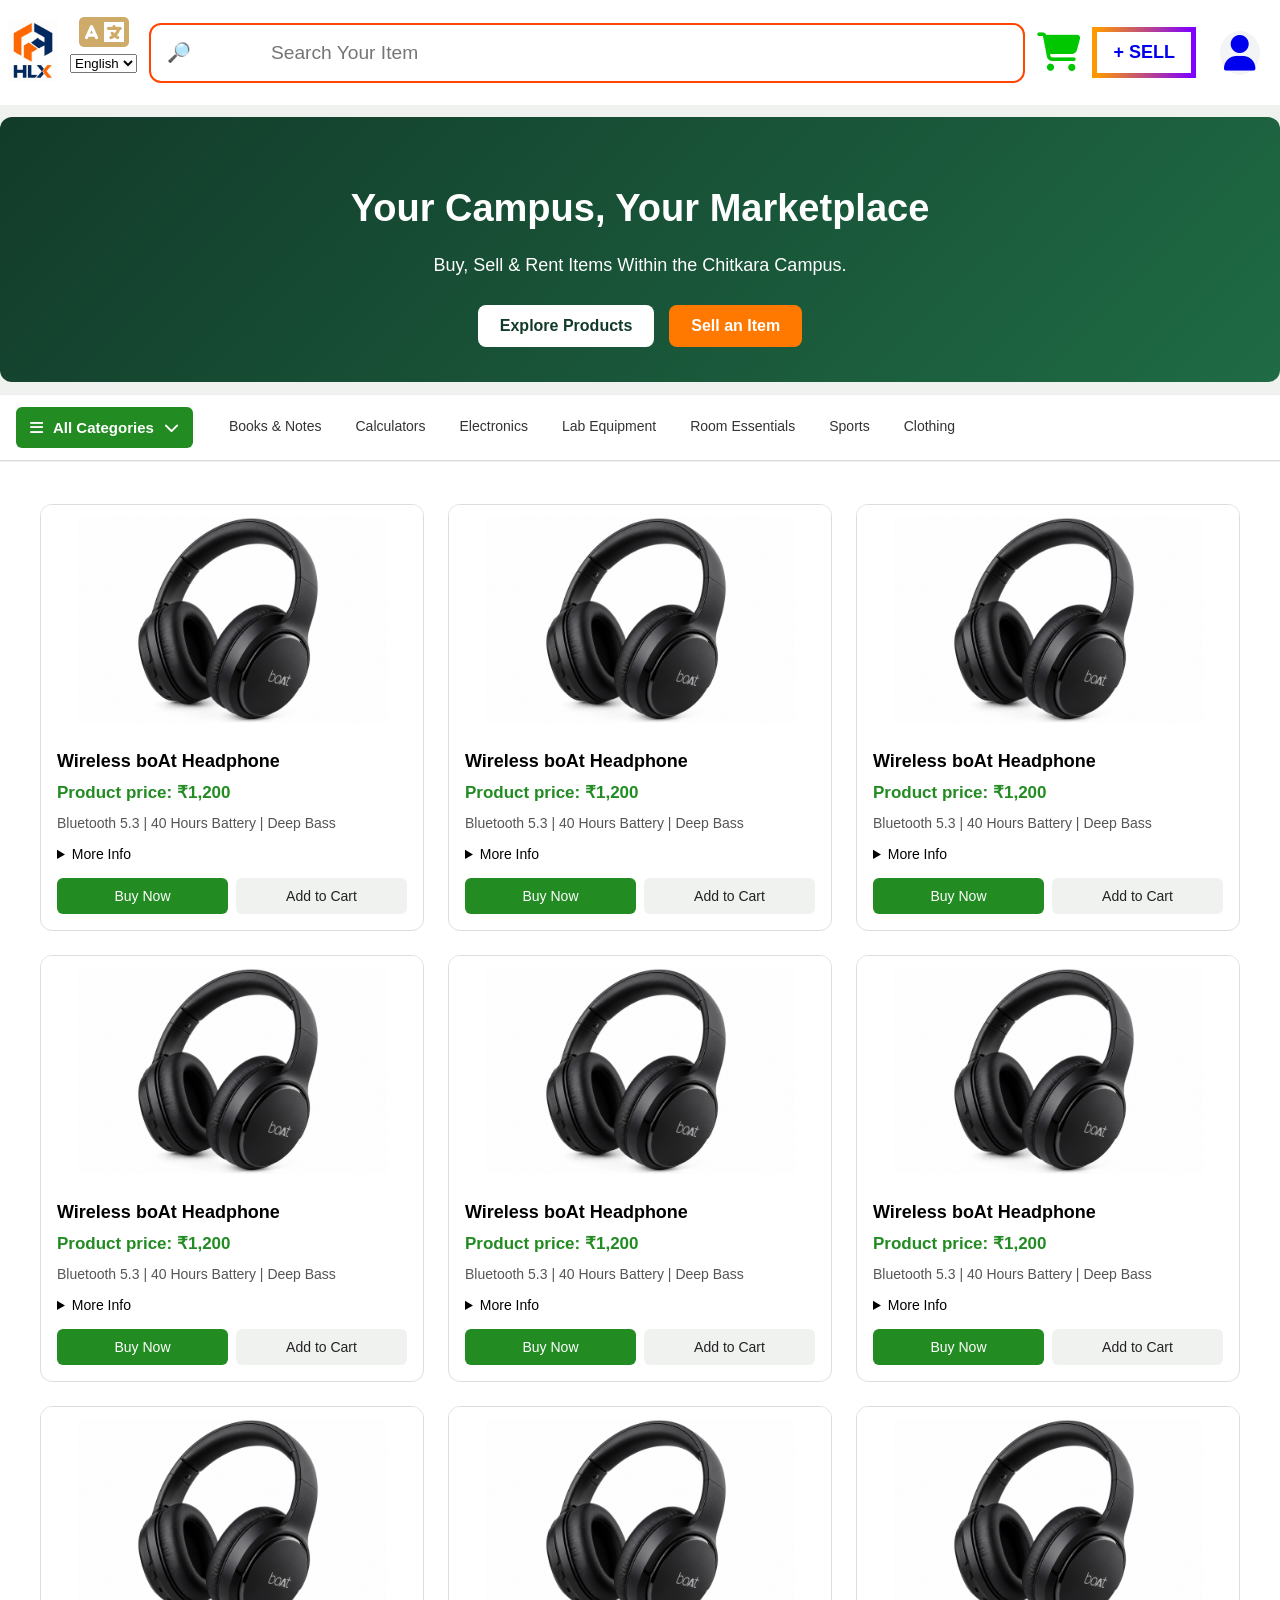
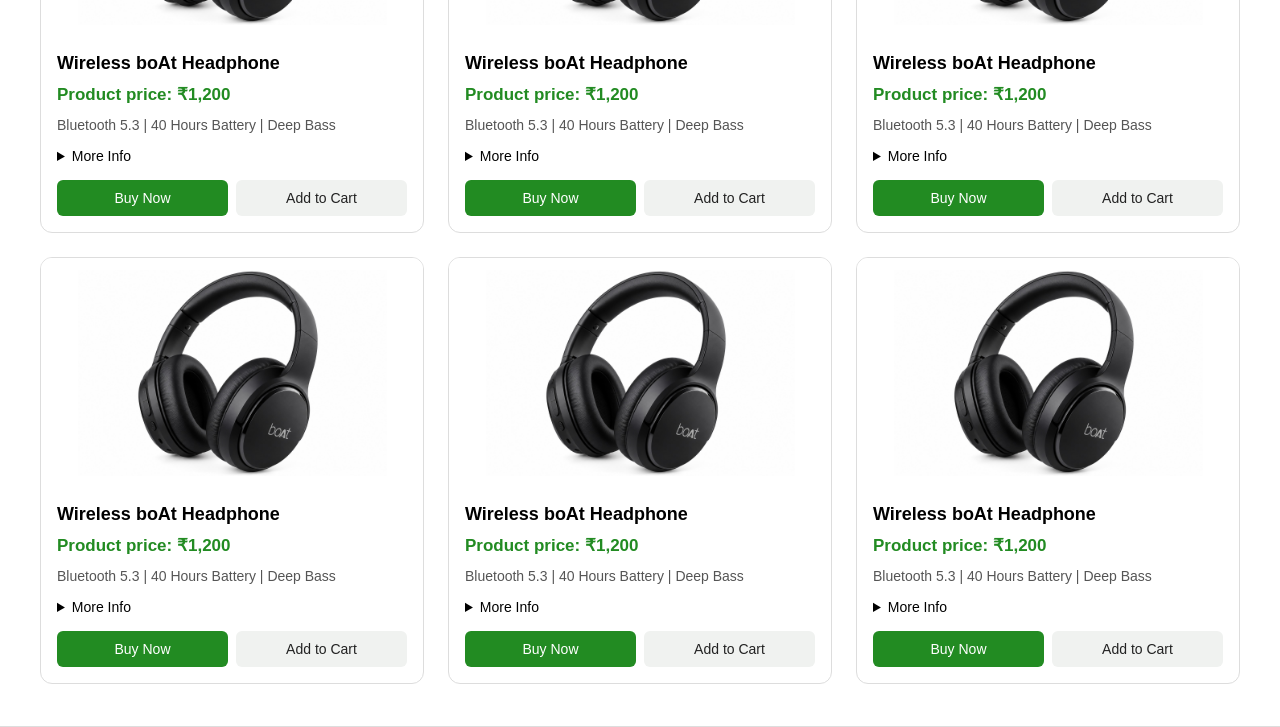
<file: index.html>
<!DOCTYPE html>
<html lang="en">

<head>
    <meta charset="UTF-8">
    <meta name="viewport" content="width=device-width, initial-scale=1.0">

    <link rel="icon" type="image/x-icon" href="pictures/logo.png">
    <link rel="stylesheet" href="style.css">
    <link rel="stylesheet" href="https://cdnjs.cloudflare.com/ajax/libs/font-awesome/6.7.2/css/all.min.css">

    <title>HLX</title>
</head>

<body>
    <div class="heading">
        <div class="navigation">

            <span class="logo">
                <a href="index.html">
                <img src="pictures/1.png" alt="HLX" width="50px">
                </a>
            </span>

            <div class="language-container">
                <i class="fa-solid fa-language"></i><br>

                <select class="lang" id="language" onchange="showChoice()">
                    <option class="op" value="english">English</option>
                    <option class="op" value="hindi">Hindi</option>
                    <option class="op" value="punjabi">Punjabi</option>
                </select> &nbsp;&nbsp;&nbsp;&nbsp;
            </div>

            <div class="search-bar">
                <input type="text" placeholder="🔎               Search Your Item" class="text-box">
            </div>

            <div class="kart">
                <i class="fa-solid fa-cart-shopping"></i>
            </div>

            <a href="login.html" style="text-decoration: none;">
            <div class="sell">
                <h4 class="sel1">+ SELL</h4>
            </div>
            </a>        

            <div class="user">
                <a href="login.html" style="text-decoration: none;">
                <i class="fas fa-user"></i>
                </a>
            </div>

        </div>


  <!-- HLX Hero Section -->
<section class="hero">
    <div class="hero-content">

        <h1>Your Campus, Your Marketplace</h1>

        <p>
            Buy, Sell & Rent Items
            Within the Chitkara Campus.
        </p>

        <div class="hero-buttons">

            <a href="#products" class="hero-btn explore-btn">
                Explore Products
            </a>

            <button class="hero-btn sell-btn" type="button">
                Sell an Item
            </button>

        </div>

    </div>
</section>
   

        <!-- Categories navigation bar -->
        <div class="categories-bar">

            <!-- Dropdown for all categories -->
            <div class="category-menu">

                <button class="category-trigger" type="button">
                    <i class="fa-solid fa-bars"></i>
                    All Categories
                    <i class="fa-solid fa-chevron-down"></i>
                </button>

                <div class="category-dropdown">
                    <a href="#books">Books & Notes</a>
                    <a href="#calculators">Calculators</a>
                    <a href="#electronics">Electronics & Gadgets</a>
                    <a href="#clothing">Clothing & Accessories</a>
                    <a href="#lab">Lab Equipment</a>
                    <a href="#sports">Sports Equipment</a>
                    <a href="#room">Room Essentials</a>
                    <a href="#other">Other Items</a>
                </div>

            </div>

            <!-- Popular categories -->
            <div class="popular-categories">
                <a href="#books">Books & Notes</a>
                <a href="#calculators">Calculators</a>
                <a href="#electronics">Electronics</a>
                <a href="#lab">Lab Equipment</a>
                <a href="#room">Room Essentials</a>
                <a href="#sports">Sports</a>
                <a href="#clothing">Clothing</a>
            </div>

        </div>

    </div>

            </div>

        <!-- Categories navigation bar -->
        <div class="categories-bar">
          
<!-- Fresh item recommendations -->
<div class="item-container">


    <!-- Product 1 -->
    <div class="headphone-card">
        <div class="photo"><img src="pictures/headphone.jpeg" alt="Wireless boAt Headphone"></div>
        <div class="details">
            <h3>Wireless boAt Headphone</h3>
            <h4 class="prod-price">Product price: ₹1,200</h4>
            <p class="prod-spec">Bluetooth 5.3 | 40 Hours Battery | Deep Bass</p>
            <details class="more-info">
                <summary>More Info</summary>
                <p>Brand: boAt</p><p>Type: Wireless Over-Ear</p>
                <p>Connectivity: Bluetooth</p><p>Condition: Good</p>
                <p>Battery: Up to 40 Hours</p>
            </details>
            <div class="product-buttons">
                <button class="buy-btn" type="button">Buy Now</button>
                <button class="cart-btn" type="button">Add to Cart</button>
            </div>
        </div>
    </div>

    <!-- Product 2 -->
    <div class="headphone-card">
        <div class="photo"><img src="pictures/headphone.jpeg" alt="Wireless boAt Headphone"></div>
        <div class="details">
            <h3>Wireless boAt Headphone</h3>
            <h4 class="prod-price">Product price: ₹1,200</h4>
            <p class="prod-spec">Bluetooth 5.3 | 40 Hours Battery | Deep Bass</p>
            <details class="more-info">
                <summary>More Info</summary>
                <p>Brand: boAt</p><p>Type: Wireless Over-Ear</p>
                <p>Connectivity: Bluetooth</p><p>Condition: Good</p>
                <p>Battery: Up to 40 Hours</p>
            </details>
            <div class="product-buttons">
                <button class="buy-btn" type="button">Buy Now</button>
                <button class="cart-btn" type="button">Add to Cart</button>
            </div>
        </div>
    </div>

    <!-- Product 3 -->
    <div class="headphone-card">
        <div class="photo"><img src="pictures/headphone.jpeg" alt="Wireless boAt Headphone"></div>
        <div class="details">
            <h3>Wireless boAt Headphone</h3>
            <h4 class="prod-price">Product price: ₹1,200</h4>
            <p class="prod-spec">Bluetooth 5.3 | 40 Hours Battery | Deep Bass</p>
            <details class="more-info">
                <summary>More Info</summary>
                <p>Brand: boAt</p><p>Type: Wireless Over-Ear</p>
                <p>Connectivity: Bluetooth</p><p>Condition: Good</p>
                <p>Battery: Up to 40 Hours</p>
            </details>
            <div class="product-buttons">
                <button class="buy-btn" type="button">Buy Now</button>
                <button class="cart-btn" type="button">Add to Cart</button>
            </div>
        </div>
    </div>

    <!-- Product 4 -->
    <div class="headphone-card">
        <div class="photo"><img src="pictures/headphone.jpeg" alt="Wireless boAt Headphone"></div>
        <div class="details">
            <h3>Wireless boAt Headphone</h3>
            <h4 class="prod-price">Product price: ₹1,200</h4>
            <p class="prod-spec">Bluetooth 5.3 | 40 Hours Battery | Deep Bass</p>
            <details class="more-info">
                <summary>More Info</summary>
                <p>Brand: boAt</p><p>Type: Wireless Over-Ear</p>
                <p>Connectivity: Bluetooth</p><p>Condition: Good</p>
                <p>Battery: Up to 40 Hours</p>
            </details>
            <div class="product-buttons">
                <button class="buy-btn" type="button">Buy Now</button>
                <button class="cart-btn" type="button">Add to Cart</button>
            </div>
        </div>
    </div>

    <!-- Product 5 -->
    <div class="headphone-card">
        <div class="photo"><img src="pictures/headphone.jpeg" alt="Wireless boAt Headphone"></div>
        <div class="details">
            <h3>Wireless boAt Headphone</h3>
            <h4 class="prod-price">Product price: ₹1,200</h4>
            <p class="prod-spec">Bluetooth 5.3 | 40 Hours Battery | Deep Bass</p>
            <details class="more-info">
                <summary>More Info</summary>
                <p>Brand: boAt</p><p>Type: Wireless Over-Ear</p>
                <p>Connectivity: Bluetooth</p><p>Condition: Good</p>
                <p>Battery: Up to 40 Hours</p>
            </details>
            <div class="product-buttons">
                <button class="buy-btn" type="button">Buy Now</button>
                <button class="cart-btn" type="button">Add to Cart</button>
            </div>
        </div>
    </div>

    <!-- Product 6 -->
    <div class="headphone-card">
        <div class="photo"><img src="pictures/headphone.jpeg" alt="Wireless boAt Headphone"></div>
        <div class="details">
            <h3>Wireless boAt Headphone</h3>
            <h4 class="prod-price">Product price: ₹1,200</h4>
            <p class="prod-spec">Bluetooth 5.3 | 40 Hours Battery | Deep Bass</p>
            <details class="more-info">
                <summary>More Info</summary>
                <p>Brand: boAt</p><p>Type: Wireless Over-Ear</p>
                <p>Connectivity: Bluetooth</p><p>Condition: Good</p>
                <p>Battery: Up to 40 Hours</p>
            </details>
            <div class="product-buttons">
                <button class="buy-btn" type="button">Buy Now</button>
                <button class="cart-btn" type="button">Add to Cart</button>
            </div>
        </div>
    </div>

    <!-- Product 7 -->
    <div class="headphone-card">
        <div class="photo"><img src="pictures/headphone.jpeg" alt="Wireless boAt Headphone"></div>
        <div class="details">
            <h3>Wireless boAt Headphone</h3>
            <h4 class="prod-price">Product price: ₹1,200</h4>
            <p class="prod-spec">Bluetooth 5.3 | 40 Hours Battery | Deep Bass</p>
            <details class="more-info">
                <summary>More Info</summary>
                <p>Brand: boAt</p><p>Type: Wireless Over-Ear</p>
                <p>Connectivity: Bluetooth</p><p>Condition: Good</p>
                <p>Battery: Up to 40 Hours</p>
            </details>
            <div class="product-buttons">
                <button class="buy-btn" type="button">Buy Now</button>
                <button class="cart-btn" type="button">Add to Cart</button>
            </div>
        </div>
    </div>

    <!-- Product 8 -->
    <div class="headphone-card">
        <div class="photo"><img src="pictures/headphone.jpeg" alt="Wireless boAt Headphone"></div>
        <div class="details">
            <h3>Wireless boAt Headphone</h3>
            <h4 class="prod-price">Product price: ₹1,200</h4>
            <p class="prod-spec">Bluetooth 5.3 | 40 Hours Battery | Deep Bass</p>
            <details class="more-info">
                <summary>More Info</summary>
                <p>Brand: boAt</p><p>Type: Wireless Over-Ear</p>
                <p>Connectivity: Bluetooth</p><p>Condition: Good</p>
                <p>Battery: Up to 40 Hours</p>
            </details>
            <div class="product-buttons">
                <button class="buy-btn" type="button">Buy Now</button>
                <button class="cart-btn" type="button">Add to Cart</button>
            </div>
        </div>
    </div>

    <!-- Product 9 -->
    <div class="headphone-card">
        <div class="photo"><img src="pictures/headphone.jpeg" alt="Wireless boAt Headphone"></div>
        <div class="details">
            <h3>Wireless boAt Headphone</h3>
            <h4 class="prod-price">Product price: ₹1,200</h4>
            <p class="prod-spec">Bluetooth 5.3 | 40 Hours Battery | Deep Bass</p>
            <details class="more-info">
                <summary>More Info</summary>
                <p>Brand: boAt</p><p>Type: Wireless Over-Ear</p>
                <p>Connectivity: Bluetooth</p><p>Condition: Good</p>
                <p>Battery: Up to 40 Hours</p>
            </details>
            <div class="product-buttons">
                <button class="buy-btn" type="button">Buy Now</button>
                <button class="cart-btn" type="button">Add to Cart</button>
            </div>
        </div>
    </div>

    <!-- Product 10 -->
    <div class="headphone-card">
        <div class="photo"><img src="pictures/headphone.jpeg" alt="Wireless boAt Headphone"></div>
        <div class="details">
            <h3>Wireless boAt Headphone</h3>
            <h4 class="prod-price">Product price: ₹1,200</h4>
            <p class="prod-spec">Bluetooth 5.3 | 40 Hours Battery | Deep Bass</p>
            <details class="more-info">
                <summary>More Info</summary>
                <p>Brand: boAt</p><p>Type: Wireless Over-Ear</p>
                <p>Connectivity: Bluetooth</p><p>Condition: Good</p>
                <p>Battery: Up to 40 Hours</p>
            </details>
            <div class="product-buttons">
                <button class="buy-btn" type="button">Buy Now</button>
                <button class="cart-btn" type="button">Add to Cart</button>
            </div>
        </div>
    </div>

    <!-- Product 11 -->
    <div class="headphone-card">
        <div class="photo"><img src="pictures/headphone.jpeg" alt="Wireless boAt Headphone"></div>
        <div class="details">
            <h3>Wireless boAt Headphone</h3>
            <h4 class="prod-price">Product price: ₹1,200</h4>
            <p class="prod-spec">Bluetooth 5.3 | 40 Hours Battery | Deep Bass</p>
            <details class="more-info">
                <summary>More Info</summary>
                <p>Brand: boAt</p><p>Type: Wireless Over-Ear</p>
                <p>Connectivity: Bluetooth</p><p>Condition: Good</p>
                <p>Battery: Up to 40 Hours</p>
            </details>
            <div class="product-buttons">
                <button class="buy-btn" type="button">Buy Now</button>
                <button class="cart-btn" type="button">Add to Cart</button>
            </div>
        </div>
    </div>

    <!-- Product 12 -->
    <div class="headphone-card">
        <div class="photo"><img src="pictures/headphone.jpeg" alt="Wireless boAt Headphone"></div>
        <div class="details">
            <h3>Wireless boAt Headphone</h3>
            <h4 class="prod-price">Product price: ₹1,200</h4>
            <p class="prod-spec">Bluetooth 5.3 | 40 Hours Battery | Deep Bass</p>
            <details class="more-info">
                <summary>More Info</summary>
                <p>Brand: boAt</p><p>Type: Wireless Over-Ear</p>
                <p>Connectivity: Bluetooth</p><p>Condition: Good</p>
                <p>Battery: Up to 40 Hours</p>
            </details>
            <div class="product-buttons">
                <button class="buy-btn" type="button">Buy Now</button>
                <button class="cart-btn" type="button">Add to Cart</button>
            </div>
        </div>
    </div>

</div>


        <script src="script.js"></script>
</body>

</html>
</file>
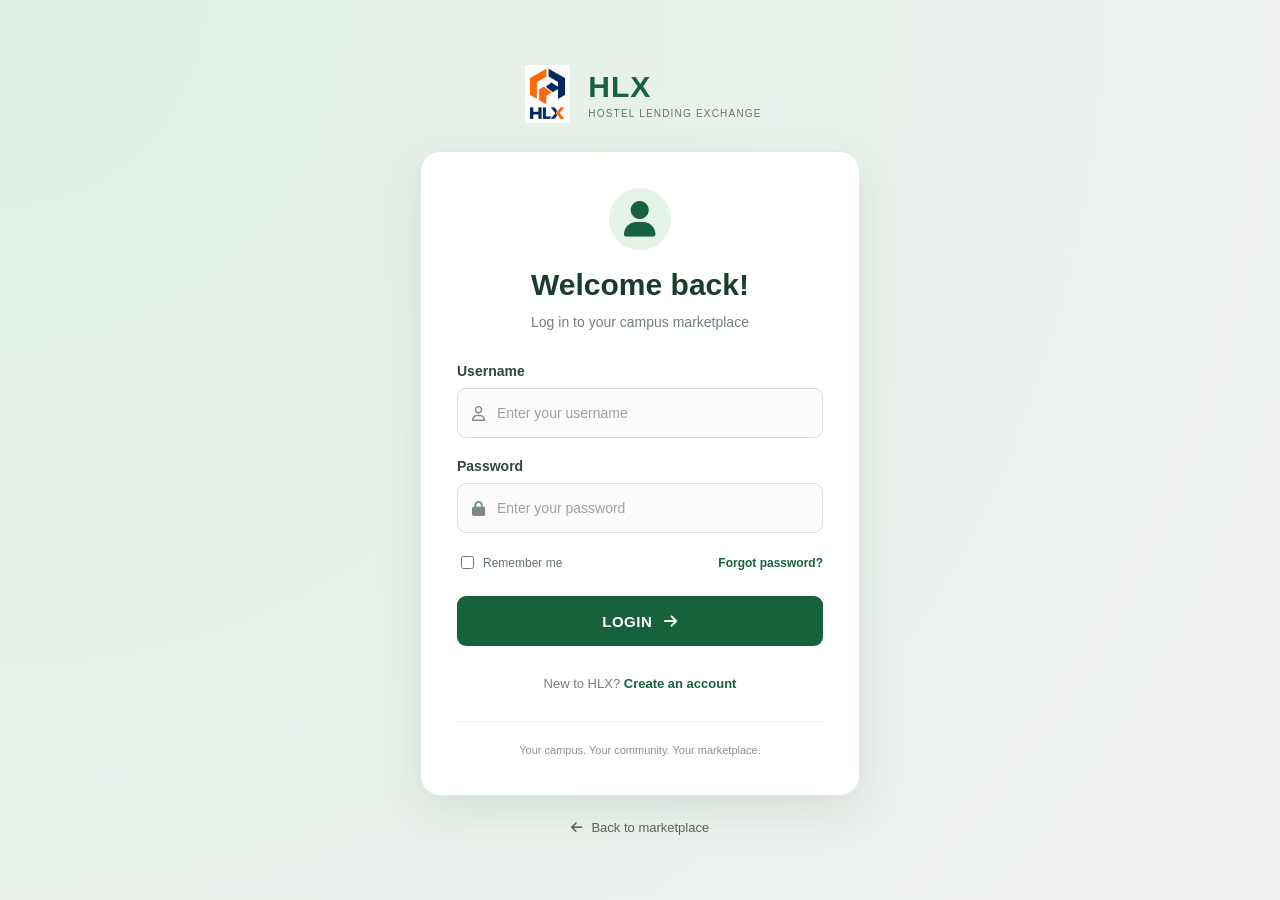
<file: login.html>
<html lang="en">
<head>
    <meta charset="UTF-8">
<meta name="viewport" content="width=device-width, initial-scale=1.0">

<link rel="stylesheet" href="style.css">
<link rel="stylesheet"
      href="https://cdnjs.cloudflare.com/ajax/libs/font-awesome/6.7.2/css/all.min.css">

<title>HLX | Login</title>
</head>
<body>
    
<body class="login-page">

    <main class="login-wrapper">

        <a href="index.html" class="login-brand">
            <img src="pictures/1.png" alt="HLX Logo">
            <span>
                <strong>HLX</strong>
                <small>HOSTEL LENDING EXCHANGE</small>
            </span>
        </a>

        <section class="login-card">

            <div class="login-icon">
                <i class="fa-solid fa-user"></i>
            </div>

            <h1>Welcome back!</h1>

            <p class="login-subtitle">
                Log in to your campus marketplace
            </p>

            <form action="#" method="post" class="login-form">

                <div class="login-field">
                    <label for="username">Username</label>

                    <div class="login-input">
                        <i class="fa-regular fa-user"></i>
                        <input
                            type="text"
                            id="username"
                            name="username"
                            placeholder="Enter your username"
                            autocomplete="username"
                            required
                        >
                    </div>
                </div>

                <div class="login-field">
                    <label for="password">Password</label>

                    <div class="login-input">
                        <i class="fa-solid fa-lock"></i>
                        <input
                            type="password"
                            id="password"
                            name="password"
                            placeholder="Enter your password"
                            autocomplete="current-password"
                            required
                        >
                    </div>
                </div>

                <div class="login-options">
                    <label class="remember-option">
                        <input type="checkbox" name="remember">
                        Remember me
                    </label>

                    <a href="forgot-password.html">
                        Forgot password?
                    </a>
                </div>

                <button type="submit" class="login-submit">
                    LOGIN <i class="fa-solid fa-arrow-right"></i>
                </button>

            </form>

            <p class="signup-prompt">
                New to HLX?
                <a href="signup.html">Create an account</a>
            </p>

            <div class="login-footer">
                Your campus. Your community. Your marketplace.
            </div>

        </section>

        <a href="index.html" class="back-home">
            <i class="fa-solid fa-arrow-left"></i>
            Back to marketplace
        </a>

    </main>

</body>

</body>
</html>
</file>
<file: style.css>
* {
    box-sizing: border-box;
}

body {
    background-color: #F0F2F0;
    font-family: 'Arial', sans-serif;
    margin: 0;
}

#sub_heading {
    color: forestgreen;
}

.heading {
    width: 100%;
}

.navigation {
    background-color: white;
    width: 100%;
    padding: 12px 8px;

    display: flex;
    align-items: center;
    gap: 12px;
    flex-wrap: wrap;
}

/* Logo */
.logo {
    display: flex;
    align-items: center;
    flex: 0 0 auto;
    float: none;
}

/* Language selector */
.language-container {
    display: flex;
    flex-direction: column;
    align-items: center;
    justify-content: center;
    gap: 2px;
    margin: 0;
    float: none;
    flex: 0 0 auto;
}

.language-container br {
    display: none;
}

.fa-language {
    font-size: 40px;
    color: rgb(207, 171, 105);
}

.lang {
    max-width: 100%;
}

/* Search bar */
.search-bar {
    display: flex;
    flex: 1 1 250px;
    min-width: 0;
    float: none;
}

.text-box {
    width: 100%;
    min-width: 0;
    height: 60px;
    padding: 0 16px;
    border-radius: 12px;
    border: 2px solid orangered;
    font-size: clamp(14px, 1.5vw, 24px);
    outline: none;
}

.text-box:focus {
    border-color: forestgreen;
}

/* Shopping cart */
.kart {
    display: flex;
    align-items: center;
    justify-content: center;
    flex: 0 0 auto;
}

.fa-cart-shopping {
    font-size: clamp(28px, 3vw, 42px);
    color: rgb(0, 199, 0);
    margin: 0;
    cursor: pointer;
}

/* Sell button */
.sell {
    display: flex;
    align-items: center;
    justify-content: center;
    flex: 0 0 auto;

    border: 5px solid transparent;
    border-image: linear-gradient(to right, #ff9900, #7f00ff) 1;
    padding: 10px 16px;
    margin: 0;
    cursor: pointer;
}

.sel1 {
    display: inline;
    margin: 0;
    white-space: nowrap;
    font-size: 18px;
}

/* User profile */
.user {
    display: flex;
    align-items: center;
    justify-content: center;
    flex: 0 0 auto;

    margin: 0 12px;
    border-radius: 50%;
    border: none;
    background: #f3f4f6;
    cursor: pointer;
    padding: 4px;
}

.fa-user {
    font-size: 36px;
}

/* Tablets and smaller laptop windows */
@media (max-width: 850px) {
    .navigation {
        gap: 10px;
    }

    .search-bar {
        flex: 1 1 100%;
        order: 2;
    }

    .kart {
        margin-left: auto;
    }

    .sell {
        padding: 8px 12px;
    }

    .user {
        margin: 0 6px;
    }
}

/* Mobile screens */
@media (max-width: 480px) {
    .navigation {
        padding: 8px;
        gap: 8px;
    }

    .fa-language {
        font-size: 32px;
    }

    .lang {
        font-size: 12px;
        max-width: 90px;
    }

    .text-box {
        height: 48px;
        padding: 0 10px;
        font-size: 14px;
    }

    .fa-cart-shopping {
        font-size: 28px;
    }

    .sell {
        padding: 7px 10px;
        border-width: 3px;
    }

    .sel1 {
        font-size: 15px;
    }

    .fa-user {
        font-size: 28px;
    }

    .user {
        margin: 0 4px;
    }
}


/* Categories bar */
.categories-bar {
    display: flex;
    align-items: center;
    gap: 24px;

    width: 100%;
    padding: 12px 16px;

    background-color: white;
    border-top: 1px solid #eeeeee;
    border-bottom: 1px solid #dddddd;

    position: relative;
    z-index: 10;
}

/* Dropdown container */
.category-menu {
    position: relative;
    flex: 0 0 auto;
}

/* All Categories button */
.category-trigger {
    display: flex;
    align-items: center;
    gap: 10px;

    background-color: forestgreen;
    color: white;

    border: none;
    border-radius: 6px;
    padding: 12px 14px;

    font-size: 15px;
    font-weight: bold;
    cursor: pointer;
    white-space: nowrap;
}

.category-trigger:hover {
    background-color: #14532d;
}

/* Hidden dropdown */
.category-dropdown {
    display: none;

    position: absolute;
    top: 100%;
    left: 0;

    width: 240px;
    max-width: calc(100vw - 24px);

    background-color: white;
    border: 1px solid #dddddd;
    border-radius: 8px;

    box-shadow: 0 8px 20px rgba(0, 0, 0, 0.12);
    overflow: hidden;
}

/* Show dropdown on hover or keyboard focus */
.category-menu:hover .category-dropdown,
.category-menu:focus-within .category-dropdown {
    display: block;
}

/* Individual dropdown links */
.category-dropdown a {
    display: block;
    padding: 12px 16px;

    color: #333333;
    text-decoration: none;
    font-size: 14px;
}

.category-dropdown a:hover,
.category-dropdown a:focus-visible {
    background-color: #f0f2f0;
    color: forestgreen;
}

/* Horizontal popular categories */
.popular-categories {
    display: flex;
    align-items: center;
    gap: 10px;

    flex: 1;
    min-width: 0;
    overflow-x: auto;
    white-space: nowrap;

    scrollbar-width: thin;
    padding-bottom: 2px;
}

.popular-categories a {
    display: inline-block;
    flex: 0 0 auto;

    padding: 10px 12px;
    border-radius: 6px;

    color: #333333;
    text-decoration: none;
    font-size: 14px;
}

.popular-categories a:hover {
    background-color: #f0f2f0;
    color: forestgreen;
}

/* Smaller laptop screens and tablets */
@media (max-width: 850px) {
    .categories-bar {
        gap: 12px;
        padding: 10px;
    }

    .category-trigger {
        padding: 10px;
        font-size: 13px;
    }

    .popular-categories {
        gap: 4px;
    }

    .popular-categories a {
        padding: 9px 8px;
        font-size: 13px;
    }
}

/* Mobile screens */
@media (max-width: 480px) {
    .categories-bar {
        align-items: flex-start;
        gap: 8px;
        padding: 8px;
    }

    .category-trigger {
        gap: 6px;
        padding: 10px 8px;
        font-size: 12px;
    }

    .popular-categories {
        gap: 4px;
    }

    .popular-categories a {
        padding: 10px 8px;
        font-size: 12px;
    }

    .category-dropdown {
        width: 210px;
    }
}


/* headphones */


/* Product grid */
.item-container {
    display: grid;
    grid-template-columns: repeat(3, minmax(0, 1fr));
    gap: 24px;

    width: 100%;
    max-width: none;
    margin: 30px 0;
    padding: 0 24px;

    align-items: stretch;
}

/* Individual headphone card */
.headphone-card {
    width: 100%;
    min-width: 0;

    background-color: white;
    border: 1px solid #dddddd;
    border-radius: 12px;
    overflow: hidden;

    display: flex;
    flex-direction: column;

    transition: box-shadow 0.2s ease;
}

.headphone-card:hover {
    box-shadow: 0 5px 16px rgba(0, 0, 0, 0.12);
}

/* Product image */
.photo {
    width: 100%;
    height: 230px;
    padding: 12px;

    display: flex;
    align-items: center;
    justify-content: center;
    background-color: white;
}

.photo img {
    width: 100%;
    height: 100%;
    object-fit: contain;
}

/* Product information */
.details {
    padding: 16px;
    display: flex;
    flex-direction: column;
    flex: 1;
}

.details h3 {
    margin: 0 0 10px;
    font-size: 18px;
}

.details .prod-price {
    margin: 0 0 10px;
    color: forestgreen;
    font-size: 17px;
}

.details .prod-spec {
    margin: 0 0 12px;
    color: #555555;
    font-size: 14px;
    line-height: 1.5;
}

.more-info {
    margin-bottom: 16px;
    font-size: 14px;
}

.more-info p {
    margin: 8px 0;
}

/* Product buttons */
.product-buttons {
    display: flex;
    flex-wrap: wrap;
    gap: 8px;
    margin-top: auto;
}

.product-buttons button {
    flex: 1 1 110px;
    padding: 10px 12px;
    border: none;
    border-radius: 6px;
    cursor: pointer;
    font-size: 14px;
}

.buy-btn {
    background-color: forestgreen;
    color: white;
}

.buy-btn:hover {
    background-color: #14532d;
}

.cart-btn {
    background-color: #f0f2f0;
    color: #222222;
}

.cart-btn:hover {
    background-color: #e0e5e0;
}

/* Tablets: two products per row */
@media (max-width: 800px) {
    .item-container {
        grid-template-columns: repeat(2, minmax(0, 1fr));
        gap: 16px;
        padding: 0 12px;
    }

    .photo {
        height: 200px;
    }
}

/* Mobile: one product per row */
@media (max-width: 500px) {
    .item-container {
        grid-template-columns: minmax(0, 1fr);
        gap: 18px;
        padding: 0 16px;
    }

    .photo {
        height: 240px;
    }
}


/* =========================
   HLX HERO SECTION
========================= */

.hero {
    background: linear-gradient(135deg, #123b2a, #1f6b45);
    color: white;
    text-align: center;

    padding: 35px 20px;
    margin: 12px 0;

    border-radius: 12px;
}

.hero-content {
    max-width: 800px;
    margin: 0 auto;
}

.hero h1 {
    font-size: 38px;
    margin-bottom: 15px;
    line-height: 1.3;
}

.hero p {
    font-size: 18px;
    line-height: 1.6;
    margin-bottom: 25px;
}

.hero-buttons {
    display: flex;
    justify-content: center;
    align-items: center;
    gap: 15px;
    flex-wrap: wrap;
}

.hero-btn {
    display: inline-block;

    padding: 12px 22px;
    border: none;
    border-radius: 8px;

    font-size: 16px;
    font-weight: bold;

    text-decoration: none;
    cursor: pointer;

    transition: background-color 0.2s ease;
}

/* Explore Products button */
.explore-btn {
    background-color: white;
    color: #123b2a;
}

.explore-btn:hover {
    background-color: #e8f5e9;
}

/* Sell an Item button */
.sell-btn {
    background-color: #ff7900;
    color: white;
}

.sell-btn:hover {
    background-color: #e56b00;
}

/* Mobile responsive design */
@media (max-width: 500px) {
    .hero {
        padding: 35px 15px;
        margin: 12px 0;
    }

    .hero h1 {
        font-size: 28px;
    }

    .hero p {
        font-size: 16px;
    }

    .hero-buttons {
        gap: 10px;
    }

    .hero-btn {
        padding: 11px 16px;
        font-size: 14px;
    }
}


/* HLX Logon pahe*/

.login-page {
    min-height: 100vh;
    margin: 0;
    font-family: Arial, sans-serif;
    background:
        radial-gradient(circle at top left, #e0f0e5, transparent 92%),
        #f0f2f0;
    color: #24352a;
}

.login-wrapper {
    min-height: 100vh;
    display: flex;
    flex-direction: column;
    align-items: center;
    justify-content: center;
    padding: 32px 20px;
}

/* Brand */
.login-brand {
    display: flex;
    align-items: center;
    gap: 12px;
    margin-bottom: 28px;
    color: #17623d;
    text-decoration: none;
}

.login-brand img {
    width: 58px;
    height: 58px;
    object-fit: contain;
}

.login-brand span {
    display: flex;
    flex-direction: column;
    gap: 4px;
}

.login-brand strong {
    font-size: 30px;
    letter-spacing: 1px;
}

.login-brand small {
    color: #65756a;
    font-size: 10px;
    letter-spacing: 1.2px;
}

/* Login card */
.login-card {
    width: 100%;
    max-width: 440px;
    padding: 36px;
    background: #ffffff;
    border: 1px solid #e1e8e2;
    border-radius: 20px;
    box-shadow: 0 15px 45px rgba(24, 64, 42, 0.10);
}

/* Icon */
.login-icon {
    width: 62px;
    height: 62px;
    margin: 0 auto 18px;
    display: flex;
    align-items: center;
    justify-content: center;
    border-radius: 50%;
    background: #e5f3e9;
    color: #17623d;
    font-size: 25px;
}

.login-card h1 {
    margin: 0;
    text-align: center;
    color: #183d2a;
    font-size: 30px;
}

.login-subtitle {
    margin: 10px 0 30px;
    color: #738076;
    text-align: center;
    line-height: 1.5;
    font-size: 14px;
}

/* Form fields */
.login-form {
    display: flex;
    flex-direction: column;
    gap: 20px;
}

.login-field {
    display: flex;
    flex-direction: column;
    gap: 9px;
}

.login-field > label {
    font-size: 14px;
    font-weight: 600;
    color: #304536;
}

.login-input {
    display: flex;
    align-items: center;
    gap: 12px;
    min-width: 0;
    padding: 0 14px;
    border: 1px solid #d7e0d8;
    border-radius: 9px;
    background: #fbfcfb;
    transition: border-color 0.2s, box-shadow 0.2s;
}

.login-input > i {
    color: #7b8b7e;
    font-size: 15px;
}

.login-input:focus-within {
    border-color: #23834f;
    box-shadow: 0 0 0 3px rgba(35, 131, 79, 0.12);
}

.login-input input {
    width: 100%;
    min-width: 0;
    height: 48px;
    padding: 0;
    border: none;
    outline: none;
    background: transparent;
    color: #24352a;
    font-size: 14px;
}

.login-input input::placeholder {
    color: #9aa49c;
}

/* Remember and forgot password */
.login-options {
    display: flex;
    justify-content: space-between;
    align-items: center;
    gap: 12px;
    flex-wrap: wrap;
    font-size: 12px;
}

.remember-option {
    display: flex;
    align-items: center;
    gap: 6px;
    color: #65756a;
}

.remember-option input {
    accent-color: #17623d;
}

.login-options a,
.signup-prompt a {
    color: #17623d;
    font-weight: 600;
    text-decoration: none;
}

.login-options a:hover,
.signup-prompt a:hover {
    text-decoration: underline;
}

/* Login button */
.login-submit {
    width: 100%;
    min-height: 50px;
    display: flex;
    align-items: center;
    justify-content: center;
    gap: 12px;
    margin-top: 4px;
    border: none;
    border-radius: 9px;
    background: #17623d;
    color: #ffffff;
    font-size: 15px;
    font-weight: 700;
    letter-spacing: 0.5px;
    cursor: pointer;
    transition: background 0.2s, transform 0.2s;
}

.login-submit:hover {
    background: #124b2e;
    transform: translateY(-1px);
}

.login-submit:focus-visible {
    outline: 3px solid #f59e0b;
    outline-offset: 3px;
}

/* Sign-up prompt */
.signup-prompt {
    margin: 26px 0 0;
    text-align: center;
    color: #738076;
    font-size: 13px;
    line-height: 1.8;
}

.login-footer {
    margin-top: 26px;
    padding-top: 20px;
    border-top: 1px solid #edf0ed;
    text-align: center;
    color: #89948b;
    font-size: 11px;
    line-height: 1.5;
}

.back-home {
    margin-top: 24px;
    color: #53675a;
    font-size: 13px;
    text-decoration: none;
}

.back-home i {
    margin-right: 6px;
}

.back-home:hover {
    color: #17623d;
}

/* Responsive layout */
@media (max-width: 500px) {
    .login-wrapper {
        padding: 24px 16px;
    }

    .login-brand {
        margin-bottom: 22px;
    }

    .login-brand img {
        width: 48px;
        height: 48px;
    }

    .login-brand strong {
        font-size: 26px;
    }

    .login-card {
        padding: 28px 22px;
        border-radius: 16px;
    }

    .login-card h1 {
        font-size: 26px;
    }

    .login-options {
        font-size: 11px;
    }
}
</file>
